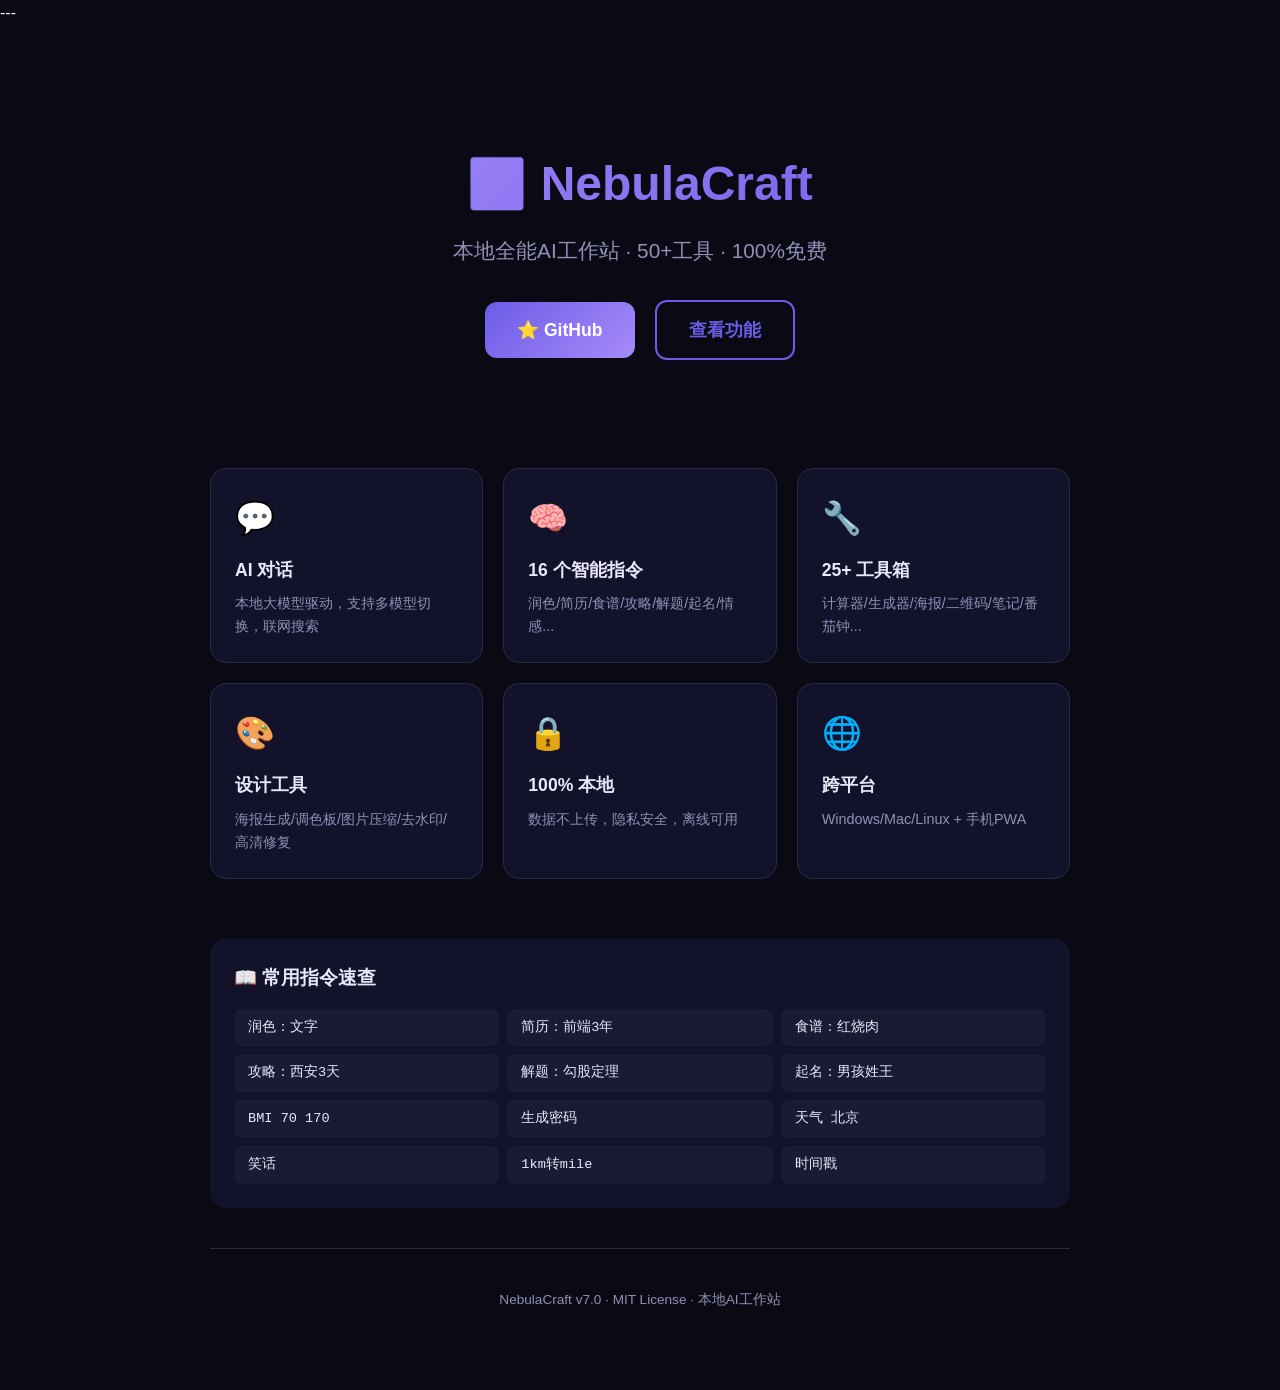
<file: landing.html>
---

<!DOCTYPE html>
<html lang="zh-CN">
<head>
<meta charset="UTF-8">
<meta name="viewport" content="width=device-width, initial-scale=1.0">
<title>NebulaCraft - 本地全能AI工作站</title>
<style>
*{margin:0;padding:0;box-sizing:border-box}
body{font-family:'Segoe UI','Microsoft YaHei',sans-serif;background:#0a0a14;color:#e8e8f8;line-height:1.6}
.container{max-width:900px;margin:0 auto;padding:40px 20px}
.hero{text-align:center;padding:80px 0 40px}
.hero h1{font-size:3rem;background:linear-gradient(135deg,#a78bfa,#6c5ce7);-webkit-background-clip:text;-webkit-text-fill-color:transparent;margin-bottom:12px}
.hero .tagline{font-size:1.3rem;color:#9090b8;margin-bottom:24px}
.btn{display:inline-block;padding:14px 32px;border-radius:12px;font-size:1.1rem;font-weight:700;text-decoration:none;margin:8px;transition:all .2s}
.btn-primary{background:linear-gradient(135deg,#6c5ce7,#a78bfa);color:#fff}
.btn-primary:hover{transform:translateY(-2px);box-shadow:0 8px 24px rgba(108,92,231,.4)}
.btn-outline{border:2px solid #6c5ce7;color:#6c5ce7}
.btn-outline:hover{background:rgba(108,92,231,.1)}
.features{display:grid;grid-template-columns:repeat(auto-fill,minmax(250px,1fr));gap:20px;margin:60px 0}
.card{background:#12122a;border:1px solid #2a2a48;border-radius:16px;padding:24px;transition:all .2s}
.card:hover{border-color:#6c5ce7;transform:translateY(-2px)}
.card .icon{font-size:2rem;margin-bottom:12px}
.card h3{margin-bottom:8px;font-size:1.1rem}
.card p{color:#9090b8;font-size:.9rem}
.commands{background:#12122a;border-radius:16px;padding:24px;margin:40px 0}
.commands h3{margin-bottom:16px}
.command-grid{display:grid;grid-template-columns:repeat(auto-fill,minmax(200px,1fr));gap:8px}
.command-item{background:#1a1a35;padding:8px 14px;border-radius:8px;font-size:.85rem;font-family:monospace}
.footer{text-align:center;padding:40px 0;color:#9090b8;font-size:.85rem;border-top:1px solid #2a2a48;margin-top:40px}
@media(max-width:600px){.hero h1{font-size:2rem}}
</style>
</head>
<body>
<div class="container">
<div class="hero">
<h1>🌌 NebulaCraft</h1>
<p class="tagline">本地全能AI工作站 · 50+工具 · 100%免费</p>
<a href="https://github.com" class="btn btn-primary">⭐ GitHub</a>
<a href="#features" class="btn btn-outline">查看功能</a>
</div>

<div class="features" id="features">
<div class="card"><div class="icon">💬</div><h3>AI 对话</h3><p>本地大模型驱动，支持多模型切换，联网搜索</p></div>
<div class="card"><div class="icon">🧠</div><h3>16 个智能指令</h3><p>润色/简历/食谱/攻略/解题/起名/情感...</p></div>
<div class="card"><div class="icon">🔧</div><h3>25+ 工具箱</h3><p>计算器/生成器/海报/二维码/笔记/番茄钟...</p></div>
<div class="card"><div class="icon">🎨</div><h3>设计工具</h3><p>海报生成/调色板/图片压缩/去水印/高清修复</p></div>
<div class="card"><div class="icon">🔒</div><h3>100% 本地</h3><p>数据不上传，隐私安全，离线可用</p></div>
<div class="card"><div class="icon">🌐</div><h3>跨平台</h3><p>Windows/Mac/Linux + 手机PWA</p></div>
</div>

<div class="commands">
<h3>📖 常用指令速查</h3>
<div class="command-grid">
<div class="command-item">润色：文字</div>
<div class="command-item">简历：前端3年</div>
<div class="command-item">食谱：红烧肉</div>
<div class="command-item">攻略：西安3天</div>
<div class="command-item">解题：勾股定理</div>
<div class="command-item">起名：男孩姓王</div>
<div class="command-item">BMI 70 170</div>
<div class="command-item">生成密码</div>
<div class="command-item">天气 北京</div>
<div class="command-item">笑话</div>
<div class="command-item">1km转mile</div>
<div class="command-item">时间戳</div>
</div>
</div>

<div class="footer">
<p>NebulaCraft v7.0 · MIT License · 本地AI工作站</p>
</div>
</div>
</body>
</html>
</file>
